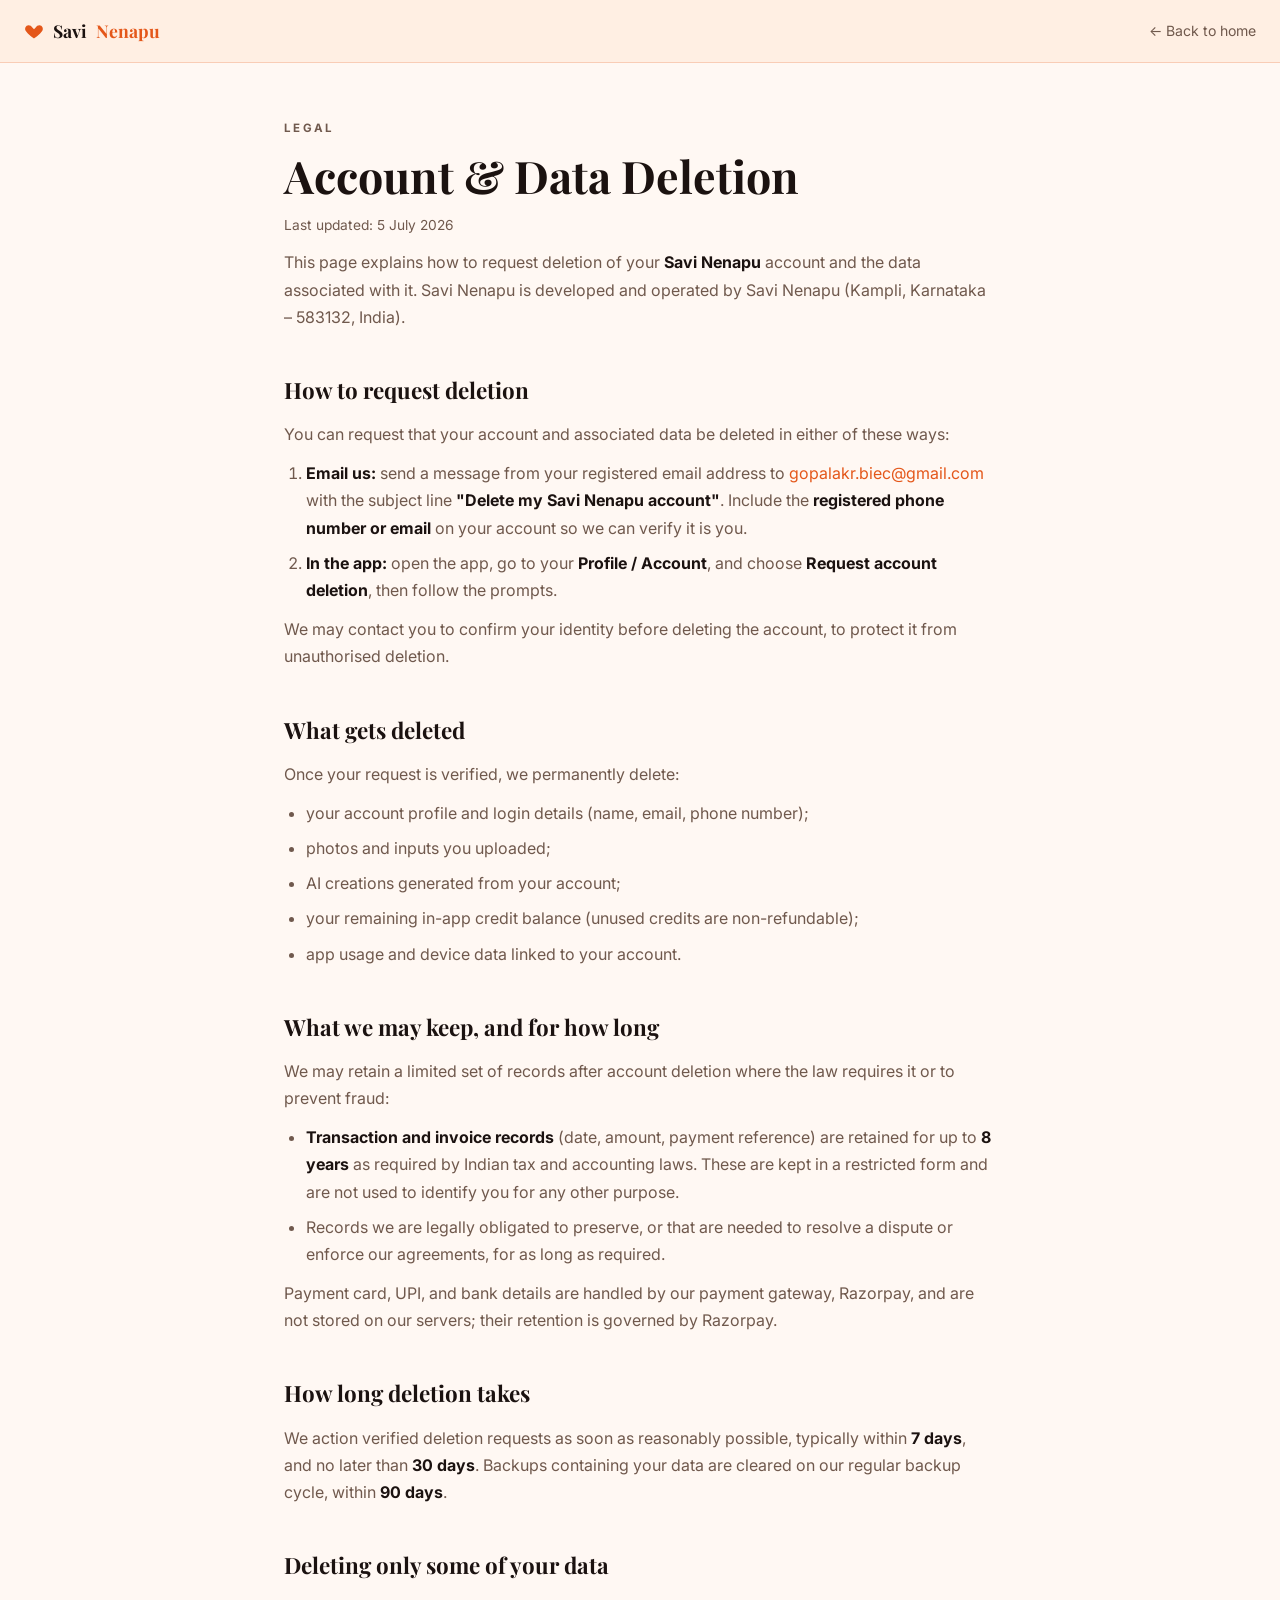
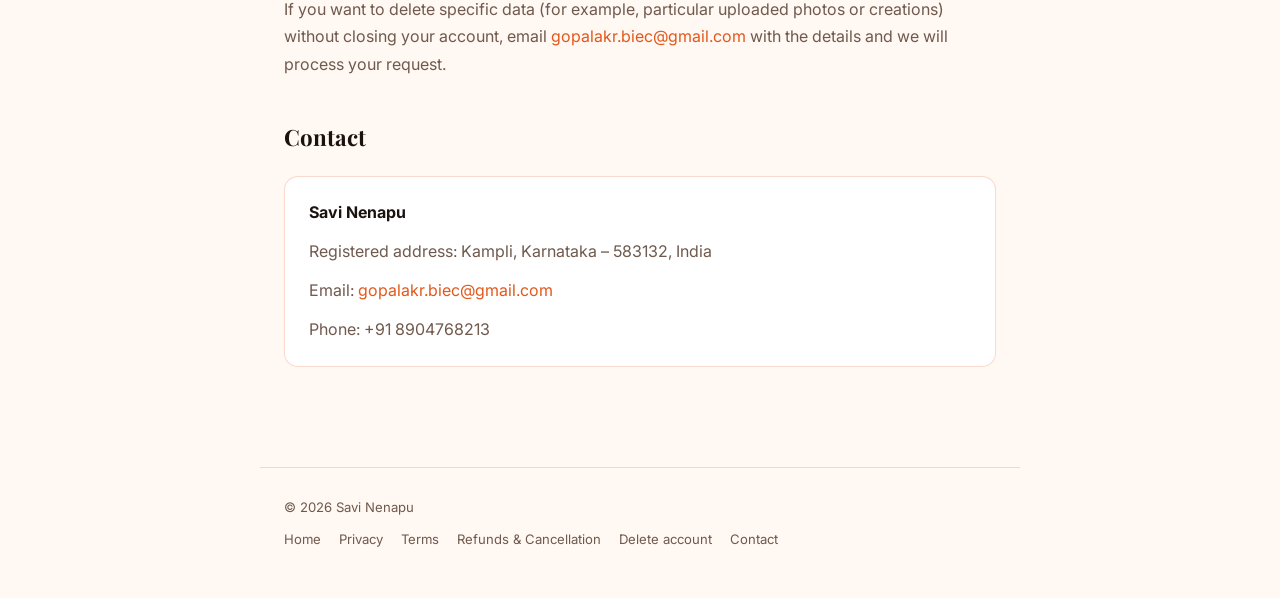
<file: account-deletion.html>
<!DOCTYPE html>
<html lang="en">
<head>
  <meta charset="UTF-8" />
  <meta name="viewport" content="width=device-width, initial-scale=1.0" />
  <title>Account &amp; Data Deletion · Savi Nenapu</title>
  <meta name="description" content="How to request deletion of your Savi Nenapu account and associated data." />
  <meta name="theme-color" content="#0A0A0A" />
  <link rel="icon" href="data:image/svg+xml,%3Csvg xmlns='http://www.w3.org/2000/svg' viewBox='0 0 24 24'%3E%3Cpath fill='%23FF6B23' d='M12 21s-7.5-4.9-10-9.2C.4 8.9 2 5 5.5 5c2 0 3.4 1.1 4.2 2.4L12 10l2.3-2.6C15.1 6.1 16.5 5 18.5 5 22 5 23.6 8.9 22 11.8 19.5 16.1 12 21 12 21z'/%3E%3C/svg%3E" />
  <link rel="preconnect" href="https://fonts.googleapis.com" />
  <link rel="preconnect" href="https://fonts.gstatic.com" crossorigin />
  <link href="https://fonts.googleapis.com/css2?family=Playfair+Display:wght@600;700&family=Inter:wght@400;600;700&display=swap" rel="stylesheet" />
  <link rel="stylesheet" href="legal.css" />
</head>
<body>
  <nav class="legal-nav">
    <a class="brand" href="index.html">
      <svg viewBox="0 0 24 24" fill="currentColor" aria-hidden="true"><path d="M12 21s-7.5-4.9-10-9.2C.4 8.9 2 5 5.5 5c2 0 3.4 1.1 4.2 2.4L12 10l2.3-2.6C15.1 6.1 16.5 5 18.5 5 22 5 23.6 8.9 22 11.8 19.5 16.1 12 21 12 21z"/></svg>
      Savi <span>Nenapu</span>
    </a>
    <a class="back" href="index.html">&larr; Back to home</a>
  </nav>

  <main class="legal-wrap">
    <p class="legal-kicker">Legal</p>
    <h1>Account &amp; Data Deletion</h1>
    <p class="legal-meta">Last updated: 5 July 2026</p>

    <p>This page explains how to request deletion of your <strong>Savi Nenapu</strong> account and the data associated with it. Savi Nenapu is developed and operated by Savi Nenapu (Kampli, Karnataka &ndash; 583132, India).</p>

    <h2>How to request deletion</h2>
    <p>You can request that your account and associated data be deleted in either of these ways:</p>
    <ol>
      <li><strong>Email us:</strong> send a message from your registered email address to <a href="mailto:gopalakr.biec@gmail.com?subject=Delete%20my%20Savi%20Nenapu%20account">gopalakr.biec@gmail.com</a> with the subject line <strong>"Delete my Savi Nenapu account"</strong>. Include the <strong>registered phone number or email</strong> on your account so we can verify it is you.</li>
      <li><strong>In the app:</strong> open the app, go to your <strong>Profile / Account</strong>, and choose <strong>Request account deletion</strong>, then follow the prompts.</li>
    </ol>
    <p>We may contact you to confirm your identity before deleting the account, to protect it from unauthorised deletion.</p>

    <h2>What gets deleted</h2>
    <p>Once your request is verified, we permanently delete:</p>
    <ul>
      <li>your account profile and login details (name, email, phone number);</li>
      <li>photos and inputs you uploaded;</li>
      <li>AI creations generated from your account;</li>
      <li>your remaining in-app credit balance (unused credits are non-refundable);</li>
      <li>app usage and device data linked to your account.</li>
    </ul>

    <h2>What we may keep, and for how long</h2>
    <p>We may retain a limited set of records after account deletion where the law requires it or to prevent fraud:</p>
    <ul>
      <li><strong>Transaction and invoice records</strong> (date, amount, payment reference) are retained for up to <strong>8 years</strong> as required by Indian tax and accounting laws. These are kept in a restricted form and are not used to identify you for any other purpose.</li>
      <li>Records we are legally obligated to preserve, or that are needed to resolve a dispute or enforce our agreements, for as long as required.</li>
    </ul>
    <p>Payment card, UPI, and bank details are handled by our payment gateway, Razorpay, and are not stored on our servers; their retention is governed by Razorpay.</p>

    <h2>How long deletion takes</h2>
    <p>We action verified deletion requests as soon as reasonably possible, typically within <strong>7 days</strong>, and no later than <strong>30 days</strong>. Backups containing your data are cleared on our regular backup cycle, within <strong>90 days</strong>.</p>

    <h2>Deleting only some of your data</h2>
    <p>If you want to delete specific data (for example, particular uploaded photos or creations) without closing your account, email <a href="mailto:gopalakr.biec@gmail.com?subject=Delete%20my%20data">gopalakr.biec@gmail.com</a> with the details and we will process your request.</p>

    <h2>Contact</h2>
    <div class="legal-card">
      <p><strong>Savi Nenapu</strong></p>
      <p>Registered address: Kampli, Karnataka &ndash; 583132, India</p>
      <p>Email: <a href="mailto:gopalakr.biec@gmail.com">gopalakr.biec@gmail.com</a></p>
      <p>Phone: +91 8904768213</p>
    </div>
  </main>

  <footer class="legal-foot">
    <div>&copy; 2026 Savi Nenapu</div>
    <div class="row">
      <a href="index.html">Home</a>
      <a href="privacy.html">Privacy</a>
      <a href="terms.html">Terms</a>
      <a href="refunds.html">Refunds &amp; Cancellation</a>
      <a href="account-deletion.html">Delete account</a>
      <a href="mailto:gopalakr.biec@gmail.com">Contact</a>
    </div>
  </footer>
</body>
</html>
</file>
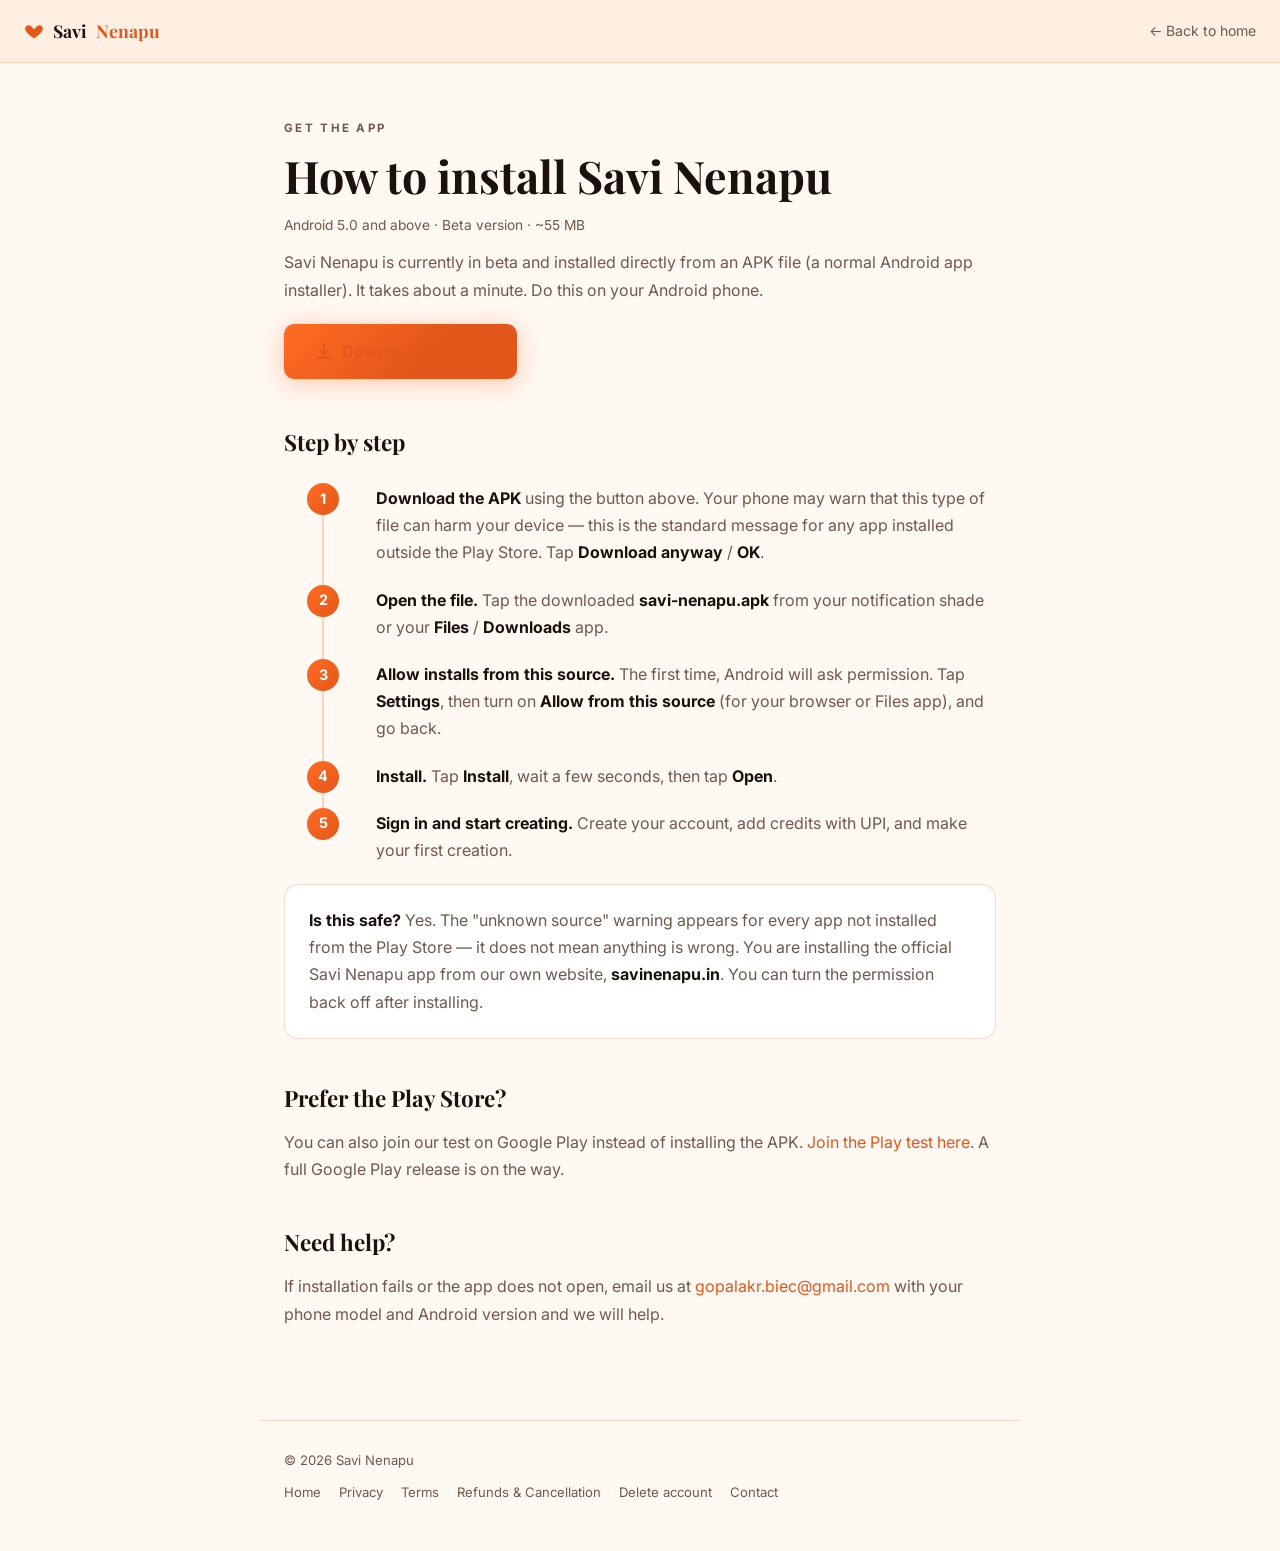
<file: install.html>
<!DOCTYPE html>
<html lang="en">
<head>
  <meta charset="UTF-8" />
  <meta name="viewport" content="width=device-width, initial-scale=1.0" />
  <title>How to Install · Savi Nenapu</title>
  <meta name="description" content="How to install the Savi Nenapu Android app from the downloaded APK." />
  <meta name="theme-color" content="#0A0A0A" />
  <link rel="icon" href="data:image/svg+xml,%3Csvg xmlns='http://www.w3.org/2000/svg' viewBox='0 0 24 24'%3E%3Cpath fill='%23FF6B23' d='M12 21s-7.5-4.9-10-9.2C.4 8.9 2 5 5.5 5c2 0 3.4 1.1 4.2 2.4L12 10l2.3-2.6C15.1 6.1 16.5 5 18.5 5 22 5 23.6 8.9 22 11.8 19.5 16.1 12 21 12 21z'/%3E%3C/svg%3E" />
  <link rel="preconnect" href="https://fonts.googleapis.com" />
  <link rel="preconnect" href="https://fonts.gstatic.com" crossorigin />
  <link href="https://fonts.googleapis.com/css2?family=Playfair+Display:wght@600;700&family=Inter:wght@400;600;700&display=swap" rel="stylesheet" />
  <link rel="stylesheet" href="legal.css" />
  <style>
    .steps-list { counter-reset: step; list-style: none; padding: 0; margin: 24px 0; }
    .steps-list li {
      position: relative; padding: 0 0 20px 52px; margin: 0;
      border-left: 2px solid var(--border); margin-left: 16px;
    }
    .steps-list li:last-child { border-left: 2px solid transparent; padding-bottom: 0; }
    .steps-list li::before {
      counter-increment: step; content: counter(step);
      position: absolute; left: -17px; top: -2px;
      width: 32px; height: 32px; border-radius: 50%;
      background: linear-gradient(135deg, var(--primary-glow), var(--primary));
      color: #fff; font-weight: 700; font-size: 0.9rem;
      display: flex; align-items: center; justify-content: center;
    }
    .steps-list li b { color: var(--text); }
    .dl-btn {
      display: inline-flex; align-items: center; gap: 8px;
      background: linear-gradient(135deg, var(--primary-glow), var(--primary) 60%); color: #fff;
      padding: 14px 30px; border-radius: 10px; font-weight: 700;
      text-decoration: none; margin: 8px 0 4px;
      box-shadow: 0 4px 24px rgba(255,107,35,0.35);
    }
    .dl-btn:hover { text-decoration: none; box-shadow: 0 6px 32px rgba(255,107,35,0.5); }
  </style>
</head>
<body>
  <nav class="legal-nav">
    <a class="brand" href="index.html">
      <svg viewBox="0 0 24 24" fill="currentColor" aria-hidden="true"><path d="M12 21s-7.5-4.9-10-9.2C.4 8.9 2 5 5.5 5c2 0 3.4 1.1 4.2 2.4L12 10l2.3-2.6C15.1 6.1 16.5 5 18.5 5 22 5 23.6 8.9 22 11.8 19.5 16.1 12 21 12 21z"/></svg>
      Savi <span>Nenapu</span>
    </a>
    <a class="back" href="index.html">&larr; Back to home</a>
  </nav>

  <main class="legal-wrap">
    <p class="legal-kicker">Get the app</p>
    <h1>How to install Savi Nenapu</h1>
    <p class="legal-meta">Android 5.0 and above &middot; Beta version &middot; ~55&nbsp;MB</p>

    <p>Savi Nenapu is currently in beta and installed directly from an APK file (a normal Android app installer). It takes about a minute. Do this on your Android phone.</p>

    <a class="dl-btn" href="download/savi-nenapu.apk" download>
      <svg width="20" height="20" fill="none" viewBox="0 0 24 24" stroke="currentColor" stroke-width="2.2"><path stroke-linecap="round" stroke-linejoin="round" d="M12 16l-4-4m4 4l4-4m-4 4V4M4 20h16"/></svg>
      Download the APK
    </a>

    <h2>Step by step</h2>
    <ol class="steps-list">
      <li><b>Download the APK</b> using the button above. Your phone may warn that this type of file can harm your device &mdash; this is the standard message for any app installed outside the Play Store. Tap <b>Download anyway</b> / <b>OK</b>.</li>
      <li><b>Open the file.</b> Tap the downloaded <b>savi-nenapu.apk</b> from your notification shade or your <b>Files</b> / <b>Downloads</b> app.</li>
      <li><b>Allow installs from this source.</b> The first time, Android will ask permission. Tap <b>Settings</b>, then turn on <b>Allow from this source</b> (for your browser or Files app), and go back.</li>
      <li><b>Install.</b> Tap <b>Install</b>, wait a few seconds, then tap <b>Open</b>.</li>
      <li><b>Sign in and start creating.</b> Create your account, add credits with UPI, and make your first creation.</li>
    </ol>

    <div class="legal-card">
      <p><strong>Is this safe?</strong> Yes. The "unknown source" warning appears for every app not installed from the Play Store &mdash; it does not mean anything is wrong. You are installing the official Savi Nenapu app from our own website, <strong>savinenapu.in</strong>. You can turn the permission back off after installing.</p>
    </div>

    <h2>Prefer the Play Store?</h2>
    <p>You can also join our test on Google Play instead of installing the APK. <a href="https://appdistribution.firebase.google.com/testerapps/1:127703972228:android:b2d7ef85d484f82f97c5d1">Join the Play test here</a>. A full Google Play release is on the way.</p>

    <h2>Need help?</h2>
    <p>If installation fails or the app does not open, email us at <a href="mailto:gopalakr.biec@gmail.com">gopalakr.biec@gmail.com</a> with your phone model and Android version and we will help.</p>
  </main>

  <footer class="legal-foot">
    <div>&copy; 2026 Savi Nenapu</div>
    <div class="row">
      <a href="index.html">Home</a>
      <a href="privacy.html">Privacy</a>
      <a href="terms.html">Terms</a>
      <a href="refunds.html">Refunds &amp; Cancellation</a>
      <a href="account-deletion.html">Delete account</a>
      <a href="mailto:gopalakr.biec@gmail.com">Contact</a>
    </div>
  </footer>
</body>
</html>
</file>
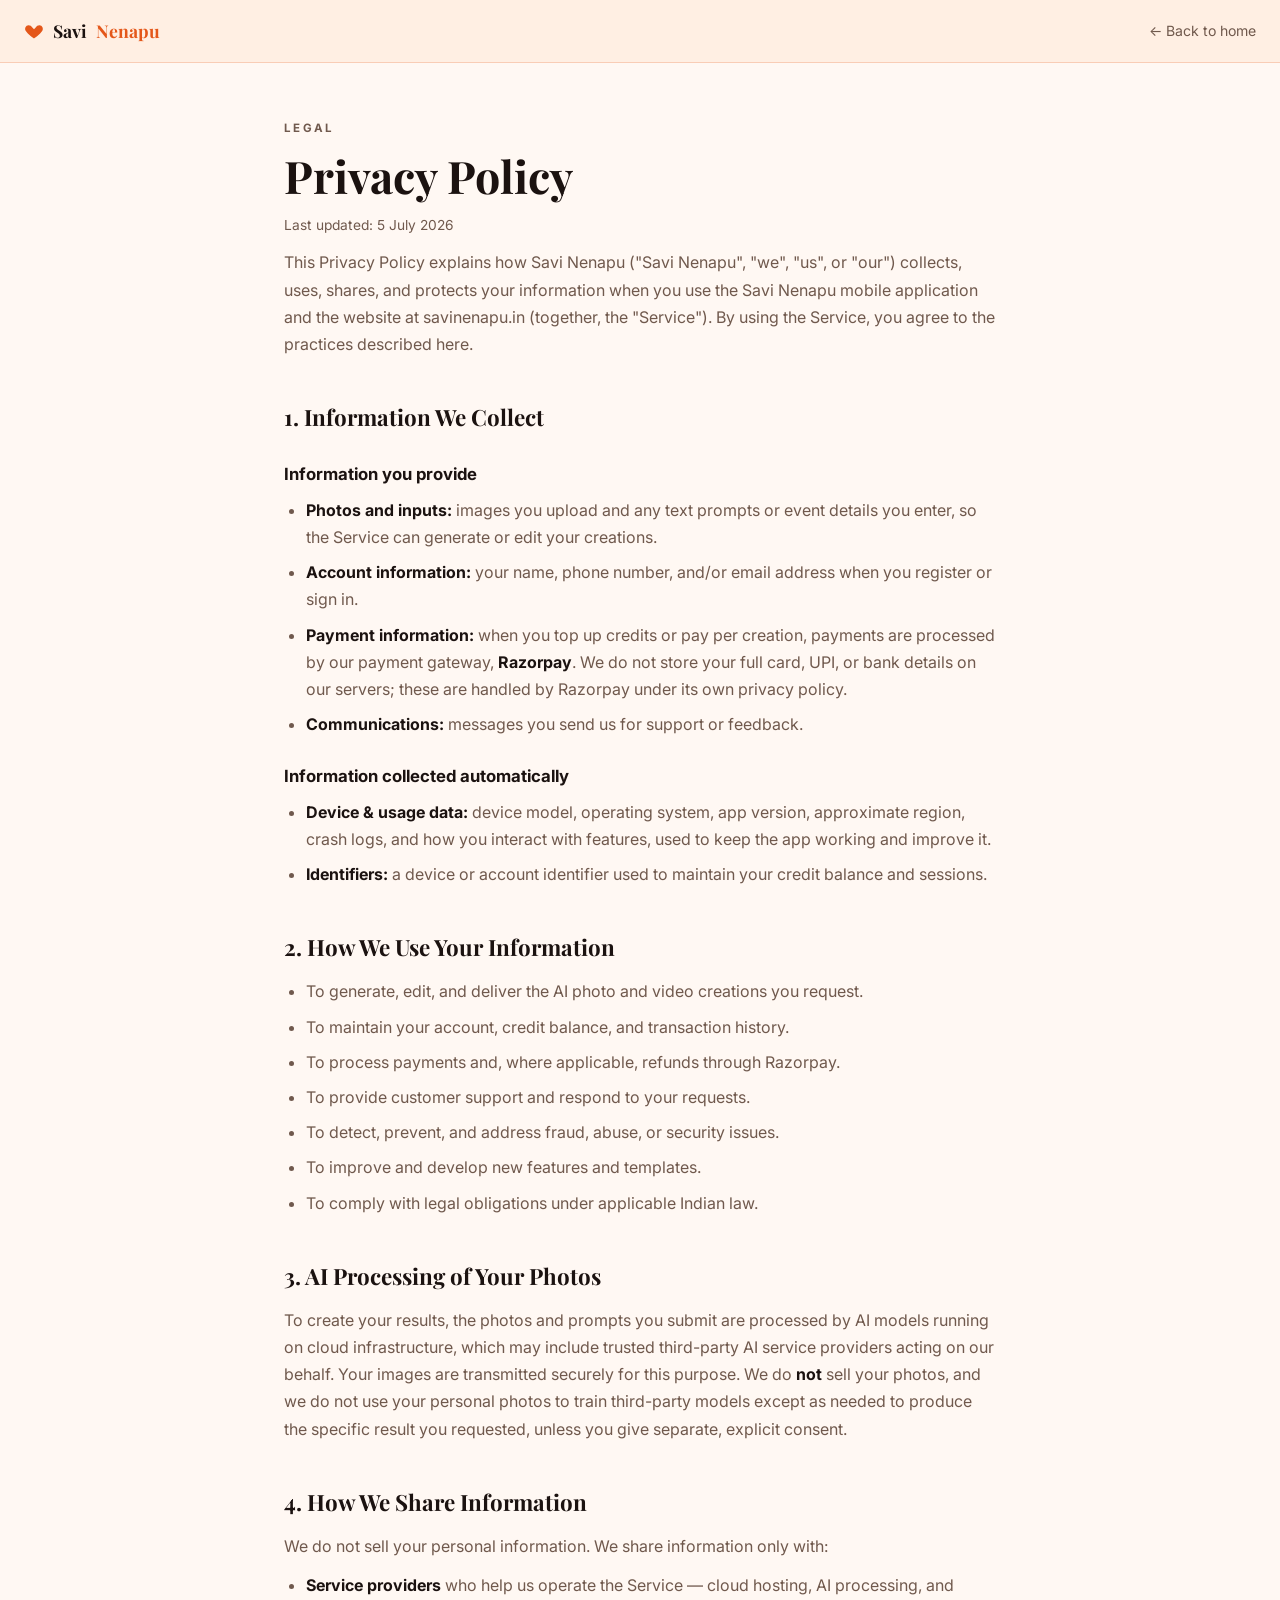
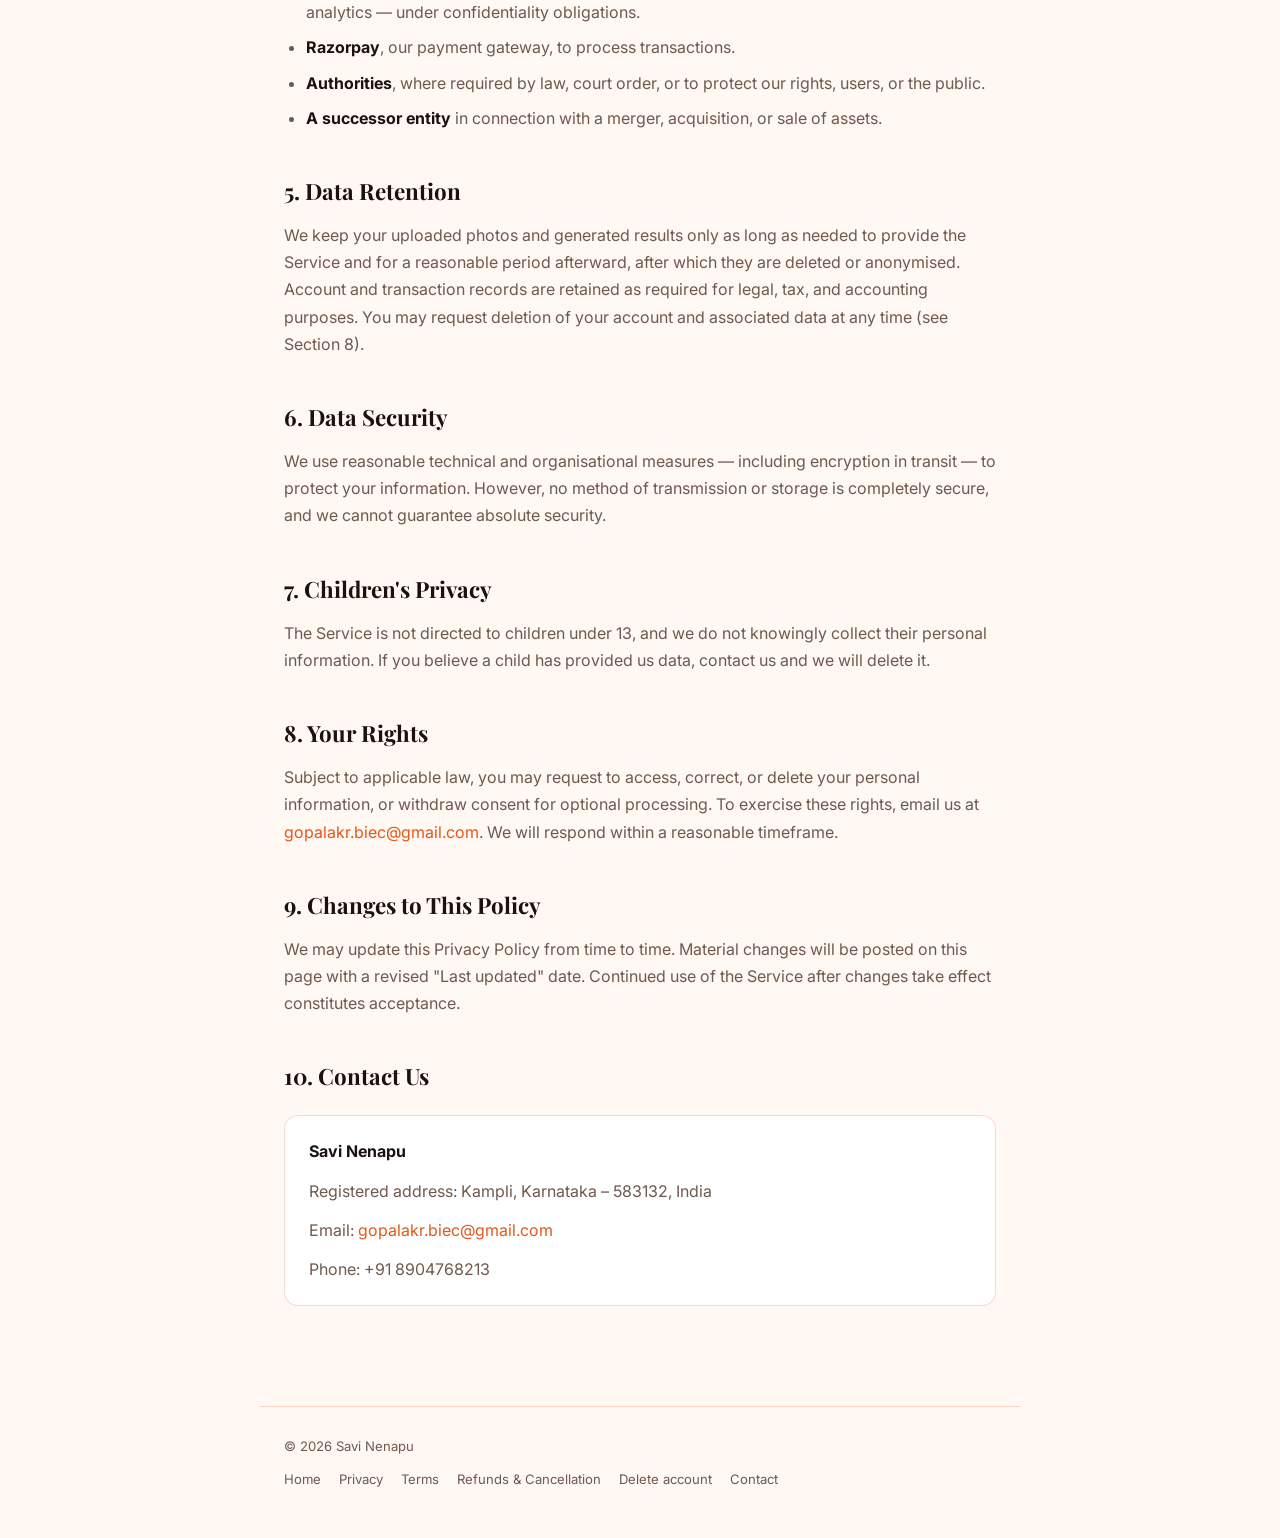
<file: privacy.html>
<!DOCTYPE html>
<html lang="en">
<head>
  <meta charset="UTF-8" />
  <meta name="viewport" content="width=device-width, initial-scale=1.0" />
  <title>Privacy Policy · Savi Nenapu</title>
  <meta name="description" content="How Savi Nenapu collects, uses, and protects your data." />
  <meta name="theme-color" content="#0A0A0A" />
  <link rel="icon" href="data:image/svg+xml,%3Csvg xmlns='http://www.w3.org/2000/svg' viewBox='0 0 24 24'%3E%3Cpath fill='%23FF6B23' d='M12 21s-7.5-4.9-10-9.2C.4 8.9 2 5 5.5 5c2 0 3.4 1.1 4.2 2.4L12 10l2.3-2.6C15.1 6.1 16.5 5 18.5 5 22 5 23.6 8.9 22 11.8 19.5 16.1 12 21 12 21z'/%3E%3C/svg%3E" />
  <link rel="preconnect" href="https://fonts.googleapis.com" />
  <link rel="preconnect" href="https://fonts.gstatic.com" crossorigin />
  <link href="https://fonts.googleapis.com/css2?family=Playfair+Display:wght@600;700&family=Inter:wght@400;600;700&display=swap" rel="stylesheet" />
  <link rel="stylesheet" href="legal.css" />
</head>
<body>
  <nav class="legal-nav">
    <a class="brand" href="index.html">
      <svg viewBox="0 0 24 24" fill="currentColor" aria-hidden="true"><path d="M12 21s-7.5-4.9-10-9.2C.4 8.9 2 5 5.5 5c2 0 3.4 1.1 4.2 2.4L12 10l2.3-2.6C15.1 6.1 16.5 5 18.5 5 22 5 23.6 8.9 22 11.8 19.5 16.1 12 21 12 21z"/></svg>
      Savi <span>Nenapu</span>
    </a>
    <a class="back" href="index.html">&larr; Back to home</a>
  </nav>

  <main class="legal-wrap">
    <p class="legal-kicker">Legal</p>
    <h1>Privacy Policy</h1>
    <p class="legal-meta">Last updated: 5 July 2026</p>

    <p>This Privacy Policy explains how Savi Nenapu ("Savi Nenapu", "we", "us", or "our") collects, uses, shares, and protects your information when you use the Savi Nenapu mobile application and the website at savinenapu.in (together, the "Service"). By using the Service, you agree to the practices described here.</p>

    <h2>1. Information We Collect</h2>
    <h3>Information you provide</h3>
    <ul>
      <li><strong>Photos and inputs:</strong> images you upload and any text prompts or event details you enter, so the Service can generate or edit your creations.</li>
      <li><strong>Account information:</strong> your name, phone number, and/or email address when you register or sign in.</li>
      <li><strong>Payment information:</strong> when you top up credits or pay per creation, payments are processed by our payment gateway, <strong>Razorpay</strong>. We do not store your full card, UPI, or bank details on our servers; these are handled by Razorpay under its own privacy policy.</li>
      <li><strong>Communications:</strong> messages you send us for support or feedback.</li>
    </ul>
    <h3>Information collected automatically</h3>
    <ul>
      <li><strong>Device &amp; usage data:</strong> device model, operating system, app version, approximate region, crash logs, and how you interact with features, used to keep the app working and improve it.</li>
      <li><strong>Identifiers:</strong> a device or account identifier used to maintain your credit balance and sessions.</li>
    </ul>

    <h2>2. How We Use Your Information</h2>
    <ul>
      <li>To generate, edit, and deliver the AI photo and video creations you request.</li>
      <li>To maintain your account, credit balance, and transaction history.</li>
      <li>To process payments and, where applicable, refunds through Razorpay.</li>
      <li>To provide customer support and respond to your requests.</li>
      <li>To detect, prevent, and address fraud, abuse, or security issues.</li>
      <li>To improve and develop new features and templates.</li>
      <li>To comply with legal obligations under applicable Indian law.</li>
    </ul>

    <h2>3. AI Processing of Your Photos</h2>
    <p>To create your results, the photos and prompts you submit are processed by AI models running on cloud infrastructure, which may include trusted third-party AI service providers acting on our behalf. Your images are transmitted securely for this purpose. We do <strong>not</strong> sell your photos, and we do not use your personal photos to train third-party models except as needed to produce the specific result you requested, unless you give separate, explicit consent.</p>

    <h2>4. How We Share Information</h2>
    <p>We do not sell your personal information. We share information only with:</p>
    <ul>
      <li><strong>Service providers</strong> who help us operate the Service &mdash; cloud hosting, AI processing, and analytics &mdash; under confidentiality obligations.</li>
      <li><strong>Razorpay</strong>, our payment gateway, to process transactions.</li>
      <li><strong>Authorities</strong>, where required by law, court order, or to protect our rights, users, or the public.</li>
      <li><strong>A successor entity</strong> in connection with a merger, acquisition, or sale of assets.</li>
    </ul>

    <h2>5. Data Retention</h2>
    <p>We keep your uploaded photos and generated results only as long as needed to provide the Service and for a reasonable period afterward, after which they are deleted or anonymised. Account and transaction records are retained as required for legal, tax, and accounting purposes. You may request deletion of your account and associated data at any time (see Section 8).</p>

    <h2>6. Data Security</h2>
    <p>We use reasonable technical and organisational measures &mdash; including encryption in transit &mdash; to protect your information. However, no method of transmission or storage is completely secure, and we cannot guarantee absolute security.</p>

    <h2>7. Children's Privacy</h2>
    <p>The Service is not directed to children under 13, and we do not knowingly collect their personal information. If you believe a child has provided us data, contact us and we will delete it.</p>

    <h2>8. Your Rights</h2>
    <p>Subject to applicable law, you may request to access, correct, or delete your personal information, or withdraw consent for optional processing. To exercise these rights, email us at <a href="mailto:gopalakr.biec@gmail.com">gopalakr.biec@gmail.com</a>. We will respond within a reasonable timeframe.</p>

    <h2>9. Changes to This Policy</h2>
    <p>We may update this Privacy Policy from time to time. Material changes will be posted on this page with a revised "Last updated" date. Continued use of the Service after changes take effect constitutes acceptance.</p>

    <h2>10. Contact Us</h2>
    <div class="legal-card">
      <p><strong>Savi Nenapu</strong></p>
      <p>Registered address: Kampli, Karnataka &ndash; 583132, India</p>
      <p>Email: <a href="mailto:gopalakr.biec@gmail.com">gopalakr.biec@gmail.com</a></p>
      <p>Phone: +91 8904768213</p>
    </div>
  </main>

  <footer class="legal-foot">
    <div>&copy; 2026 Savi Nenapu</div>
    <div class="row">
      <a href="index.html">Home</a>
      <a href="privacy.html">Privacy</a>
      <a href="terms.html">Terms</a>
      <a href="refunds.html">Refunds &amp; Cancellation</a>
      <a href="account-deletion.html">Delete account</a>
      <a href="mailto:gopalakr.biec@gmail.com">Contact</a>
    </div>
  </footer>
</body>
</html>
</file>
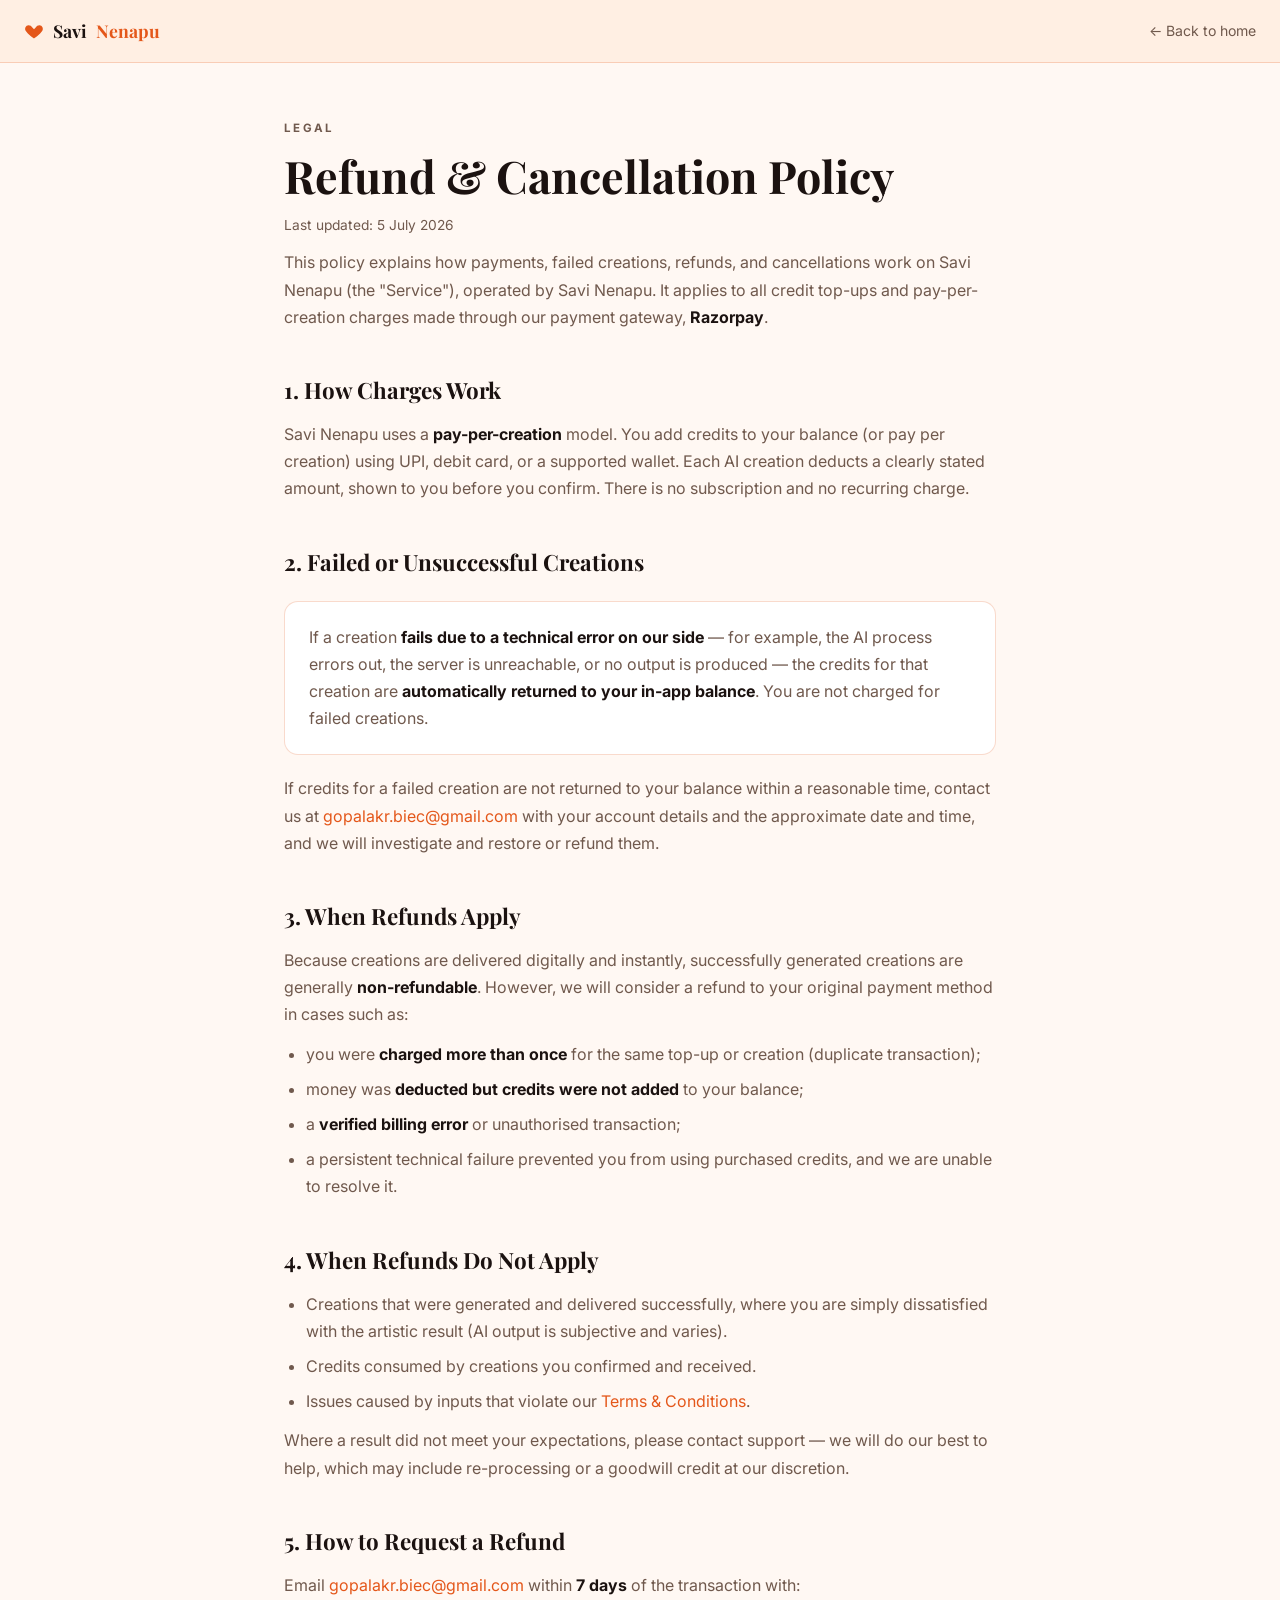
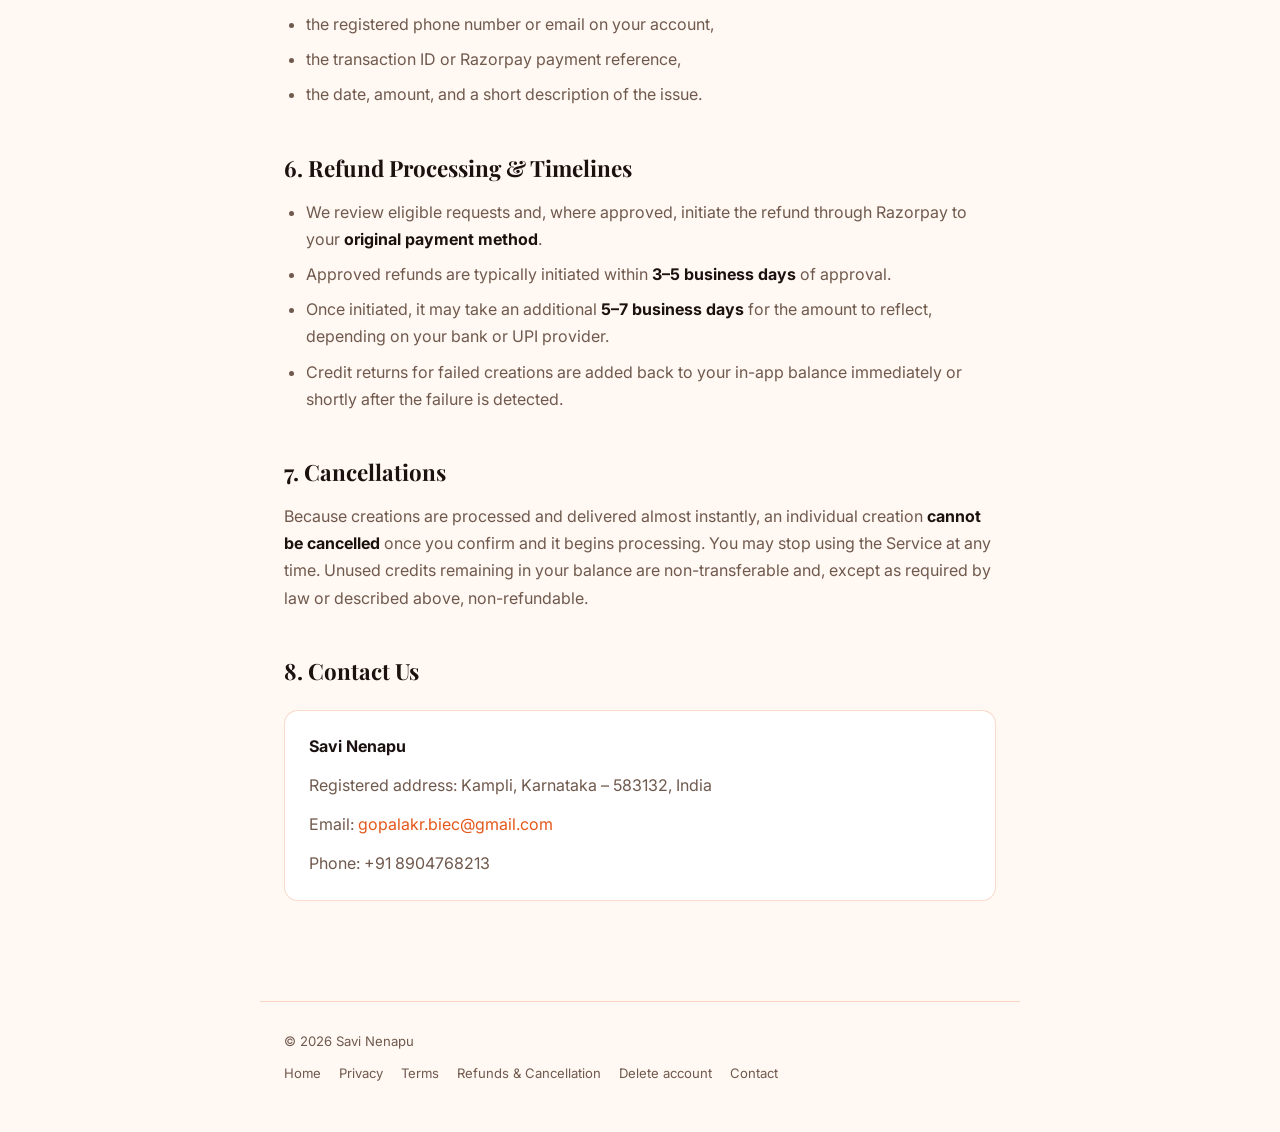
<file: refunds.html>
<!DOCTYPE html>
<html lang="en">
<head>
  <meta charset="UTF-8" />
  <meta name="viewport" content="width=device-width, initial-scale=1.0" />
  <title>Refund &amp; Cancellation Policy · Savi Nenapu</title>
  <meta name="description" content="How refunds, failed creations, and cancellations work on Savi Nenapu." />
  <meta name="theme-color" content="#0A0A0A" />
  <link rel="icon" href="data:image/svg+xml,%3Csvg xmlns='http://www.w3.org/2000/svg' viewBox='0 0 24 24'%3E%3Cpath fill='%23FF6B23' d='M12 21s-7.5-4.9-10-9.2C.4 8.9 2 5 5.5 5c2 0 3.4 1.1 4.2 2.4L12 10l2.3-2.6C15.1 6.1 16.5 5 18.5 5 22 5 23.6 8.9 22 11.8 19.5 16.1 12 21 12 21z'/%3E%3C/svg%3E" />
  <link rel="preconnect" href="https://fonts.googleapis.com" />
  <link rel="preconnect" href="https://fonts.gstatic.com" crossorigin />
  <link href="https://fonts.googleapis.com/css2?family=Playfair+Display:wght@600;700&family=Inter:wght@400;600;700&display=swap" rel="stylesheet" />
  <link rel="stylesheet" href="legal.css" />
</head>
<body>
  <nav class="legal-nav">
    <a class="brand" href="index.html">
      <svg viewBox="0 0 24 24" fill="currentColor" aria-hidden="true"><path d="M12 21s-7.5-4.9-10-9.2C.4 8.9 2 5 5.5 5c2 0 3.4 1.1 4.2 2.4L12 10l2.3-2.6C15.1 6.1 16.5 5 18.5 5 22 5 23.6 8.9 22 11.8 19.5 16.1 12 21 12 21z"/></svg>
      Savi <span>Nenapu</span>
    </a>
    <a class="back" href="index.html">&larr; Back to home</a>
  </nav>

  <main class="legal-wrap">
    <p class="legal-kicker">Legal</p>
    <h1>Refund &amp; Cancellation Policy</h1>
    <p class="legal-meta">Last updated: 5 July 2026</p>

    <p>This policy explains how payments, failed creations, refunds, and cancellations work on Savi Nenapu (the "Service"), operated by Savi Nenapu. It applies to all credit top-ups and pay-per-creation charges made through our payment gateway, <strong>Razorpay</strong>.</p>

    <h2>1. How Charges Work</h2>
    <p>Savi Nenapu uses a <strong>pay-per-creation</strong> model. You add credits to your balance (or pay per creation) using UPI, debit card, or a supported wallet. Each AI creation deducts a clearly stated amount, shown to you before you confirm. There is no subscription and no recurring charge.</p>

    <h2>2. Failed or Unsuccessful Creations</h2>
    <div class="legal-card">
      <p>If a creation <strong>fails due to a technical error on our side</strong> &mdash; for example, the AI process errors out, the server is unreachable, or no output is produced &mdash; the credits for that creation are <strong>automatically returned to your in-app balance</strong>. You are not charged for failed creations.</p>
    </div>
    <p>If credits for a failed creation are not returned to your balance within a reasonable time, contact us at <a href="mailto:gopalakr.biec@gmail.com">gopalakr.biec@gmail.com</a> with your account details and the approximate date and time, and we will investigate and restore or refund them.</p>

    <h2>3. When Refunds Apply</h2>
    <p>Because creations are delivered digitally and instantly, successfully generated creations are generally <strong>non-refundable</strong>. However, we will consider a refund to your original payment method in cases such as:</p>
    <ul>
      <li>you were <strong>charged more than once</strong> for the same top-up or creation (duplicate transaction);</li>
      <li>money was <strong>deducted but credits were not added</strong> to your balance;</li>
      <li>a <strong>verified billing error</strong> or unauthorised transaction;</li>
      <li>a persistent technical failure prevented you from using purchased credits, and we are unable to resolve it.</li>
    </ul>

    <h2>4. When Refunds Do Not Apply</h2>
    <ul>
      <li>Creations that were generated and delivered successfully, where you are simply dissatisfied with the artistic result (AI output is subjective and varies).</li>
      <li>Credits consumed by creations you confirmed and received.</li>
      <li>Issues caused by inputs that violate our <a href="terms.html">Terms &amp; Conditions</a>.</li>
    </ul>
    <p>Where a result did not meet your expectations, please contact support &mdash; we will do our best to help, which may include re-processing or a goodwill credit at our discretion.</p>

    <h2>5. How to Request a Refund</h2>
    <p>Email <a href="mailto:gopalakr.biec@gmail.com">gopalakr.biec@gmail.com</a> within <strong>7 days</strong> of the transaction with:</p>
    <ul>
      <li>the registered phone number or email on your account,</li>
      <li>the transaction ID or Razorpay payment reference,</li>
      <li>the date, amount, and a short description of the issue.</li>
    </ul>

    <h2>6. Refund Processing &amp; Timelines</h2>
    <ul>
      <li>We review eligible requests and, where approved, initiate the refund through Razorpay to your <strong>original payment method</strong>.</li>
      <li>Approved refunds are typically initiated within <strong>3&ndash;5 business days</strong> of approval.</li>
      <li>Once initiated, it may take an additional <strong>5&ndash;7 business days</strong> for the amount to reflect, depending on your bank or UPI provider.</li>
      <li>Credit returns for failed creations are added back to your in-app balance immediately or shortly after the failure is detected.</li>
    </ul>

    <h2>7. Cancellations</h2>
    <p>Because creations are processed and delivered almost instantly, an individual creation <strong>cannot be cancelled</strong> once you confirm and it begins processing. You may stop using the Service at any time. Unused credits remaining in your balance are non-transferable and, except as required by law or described above, non-refundable.</p>

    <h2>8. Contact Us</h2>
    <div class="legal-card">
      <p><strong>Savi Nenapu</strong></p>
      <p>Registered address: Kampli, Karnataka &ndash; 583132, India</p>
      <p>Email: <a href="mailto:gopalakr.biec@gmail.com">gopalakr.biec@gmail.com</a></p>
      <p>Phone: +91 8904768213</p>
    </div>
  </main>

  <footer class="legal-foot">
    <div>&copy; 2026 Savi Nenapu</div>
    <div class="row">
      <a href="index.html">Home</a>
      <a href="privacy.html">Privacy</a>
      <a href="terms.html">Terms</a>
      <a href="refunds.html">Refunds &amp; Cancellation</a>
      <a href="account-deletion.html">Delete account</a>
      <a href="mailto:gopalakr.biec@gmail.com">Contact</a>
    </div>
  </footer>
</body>
</html>
</file>
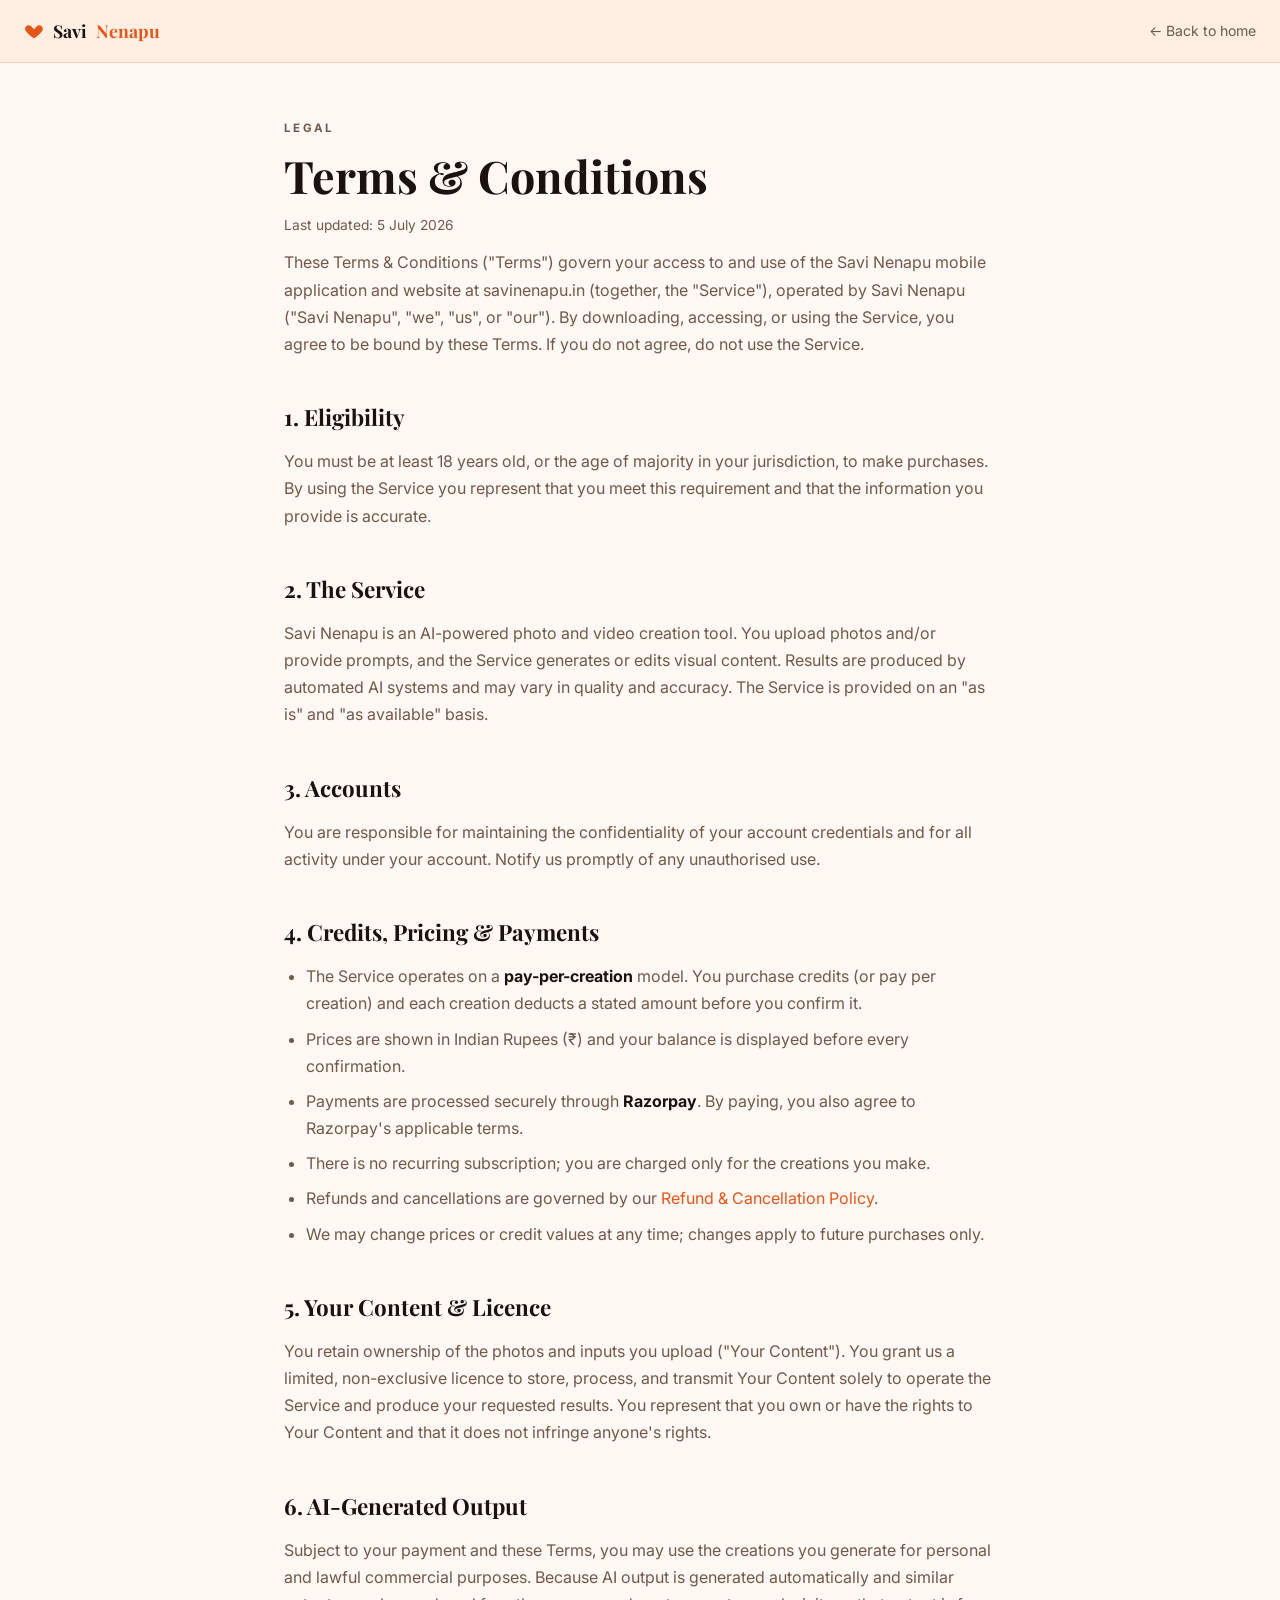
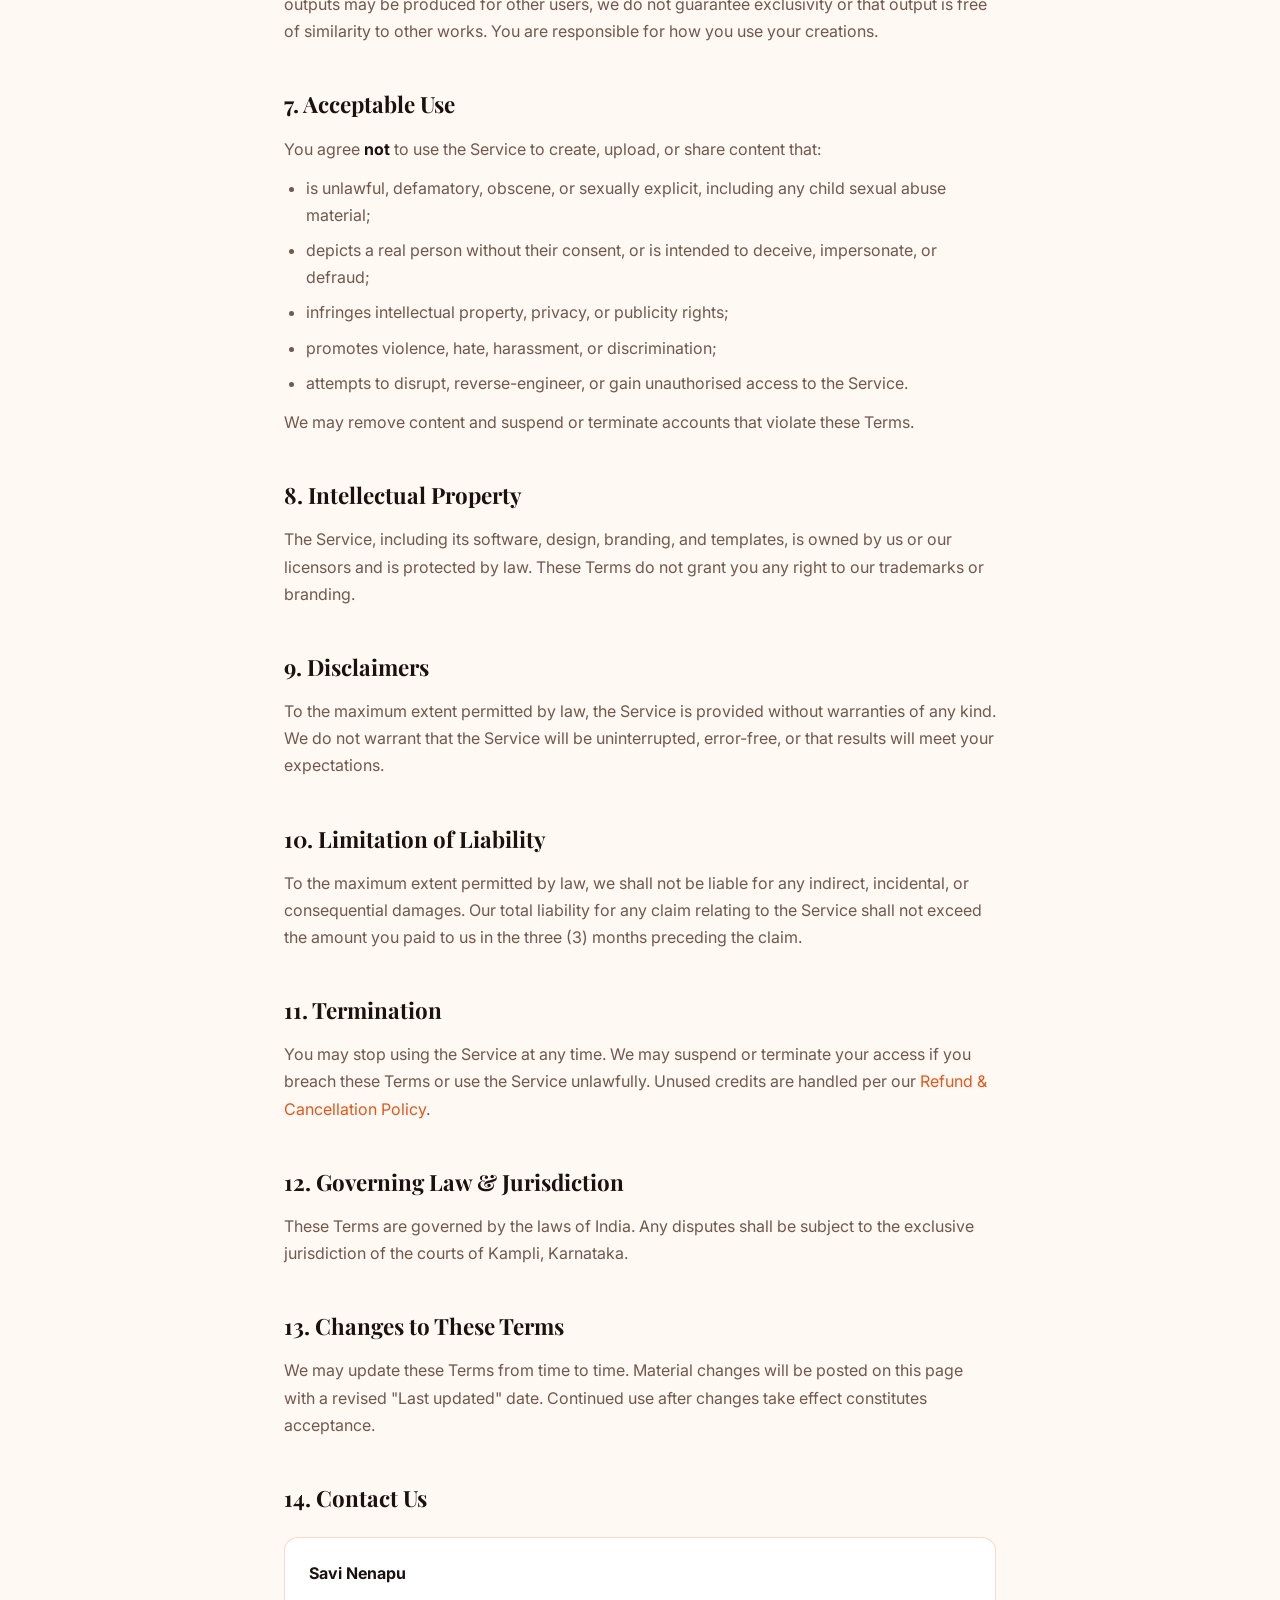
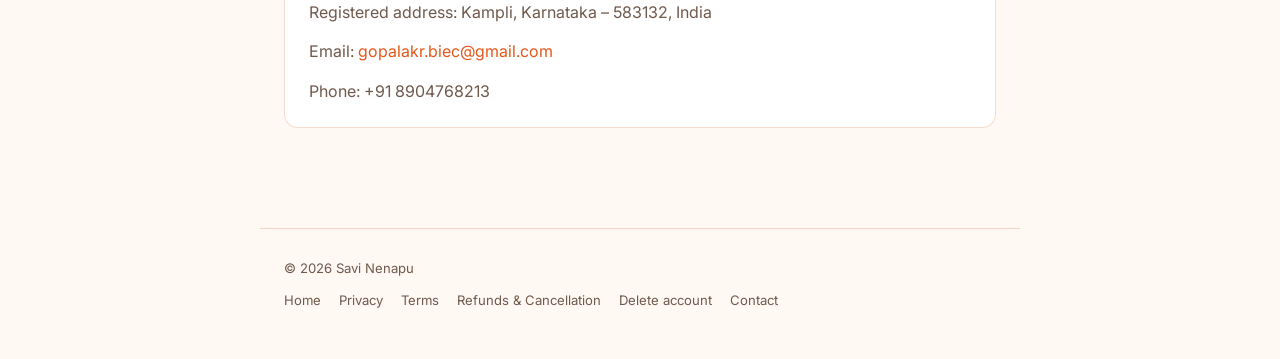
<file: terms.html>
<!DOCTYPE html>
<html lang="en">
<head>
  <meta charset="UTF-8" />
  <meta name="viewport" content="width=device-width, initial-scale=1.0" />
  <title>Terms &amp; Conditions · Savi Nenapu</title>
  <meta name="description" content="The terms that govern your use of Savi Nenapu." />
  <meta name="theme-color" content="#0A0A0A" />
  <link rel="icon" href="data:image/svg+xml,%3Csvg xmlns='http://www.w3.org/2000/svg' viewBox='0 0 24 24'%3E%3Cpath fill='%23FF6B23' d='M12 21s-7.5-4.9-10-9.2C.4 8.9 2 5 5.5 5c2 0 3.4 1.1 4.2 2.4L12 10l2.3-2.6C15.1 6.1 16.5 5 18.5 5 22 5 23.6 8.9 22 11.8 19.5 16.1 12 21 12 21z'/%3E%3C/svg%3E" />
  <link rel="preconnect" href="https://fonts.googleapis.com" />
  <link rel="preconnect" href="https://fonts.gstatic.com" crossorigin />
  <link href="https://fonts.googleapis.com/css2?family=Playfair+Display:wght@600;700&family=Inter:wght@400;600;700&display=swap" rel="stylesheet" />
  <link rel="stylesheet" href="legal.css" />
</head>
<body>
  <nav class="legal-nav">
    <a class="brand" href="index.html">
      <svg viewBox="0 0 24 24" fill="currentColor" aria-hidden="true"><path d="M12 21s-7.5-4.9-10-9.2C.4 8.9 2 5 5.5 5c2 0 3.4 1.1 4.2 2.4L12 10l2.3-2.6C15.1 6.1 16.5 5 18.5 5 22 5 23.6 8.9 22 11.8 19.5 16.1 12 21 12 21z"/></svg>
      Savi <span>Nenapu</span>
    </a>
    <a class="back" href="index.html">&larr; Back to home</a>
  </nav>

  <main class="legal-wrap">
    <p class="legal-kicker">Legal</p>
    <h1>Terms &amp; Conditions</h1>
    <p class="legal-meta">Last updated: 5 July 2026</p>

    <p>These Terms &amp; Conditions ("Terms") govern your access to and use of the Savi Nenapu mobile application and website at savinenapu.in (together, the "Service"), operated by Savi Nenapu ("Savi Nenapu", "we", "us", or "our"). By downloading, accessing, or using the Service, you agree to be bound by these Terms. If you do not agree, do not use the Service.</p>

    <h2>1. Eligibility</h2>
    <p>You must be at least 18 years old, or the age of majority in your jurisdiction, to make purchases. By using the Service you represent that you meet this requirement and that the information you provide is accurate.</p>

    <h2>2. The Service</h2>
    <p>Savi Nenapu is an AI-powered photo and video creation tool. You upload photos and/or provide prompts, and the Service generates or edits visual content. Results are produced by automated AI systems and may vary in quality and accuracy. The Service is provided on an "as is" and "as available" basis.</p>

    <h2>3. Accounts</h2>
    <p>You are responsible for maintaining the confidentiality of your account credentials and for all activity under your account. Notify us promptly of any unauthorised use.</p>

    <h2>4. Credits, Pricing &amp; Payments</h2>
    <ul>
      <li>The Service operates on a <strong>pay-per-creation</strong> model. You purchase credits (or pay per creation) and each creation deducts a stated amount before you confirm it.</li>
      <li>Prices are shown in Indian Rupees (&#8377;) and your balance is displayed before every confirmation.</li>
      <li>Payments are processed securely through <strong>Razorpay</strong>. By paying, you also agree to Razorpay's applicable terms.</li>
      <li>There is no recurring subscription; you are charged only for the creations you make.</li>
      <li>Refunds and cancellations are governed by our <a href="refunds.html">Refund &amp; Cancellation Policy</a>.</li>
      <li>We may change prices or credit values at any time; changes apply to future purchases only.</li>
    </ul>

    <h2>5. Your Content &amp; Licence</h2>
    <p>You retain ownership of the photos and inputs you upload ("Your Content"). You grant us a limited, non-exclusive licence to store, process, and transmit Your Content solely to operate the Service and produce your requested results. You represent that you own or have the rights to Your Content and that it does not infringe anyone's rights.</p>

    <h2>6. AI-Generated Output</h2>
    <p>Subject to your payment and these Terms, you may use the creations you generate for personal and lawful commercial purposes. Because AI output is generated automatically and similar outputs may be produced for other users, we do not guarantee exclusivity or that output is free of similarity to other works. You are responsible for how you use your creations.</p>

    <h2>7. Acceptable Use</h2>
    <p>You agree <strong>not</strong> to use the Service to create, upload, or share content that:</p>
    <ul>
      <li>is unlawful, defamatory, obscene, or sexually explicit, including any child sexual abuse material;</li>
      <li>depicts a real person without their consent, or is intended to deceive, impersonate, or defraud;</li>
      <li>infringes intellectual property, privacy, or publicity rights;</li>
      <li>promotes violence, hate, harassment, or discrimination;</li>
      <li>attempts to disrupt, reverse-engineer, or gain unauthorised access to the Service.</li>
    </ul>
    <p>We may remove content and suspend or terminate accounts that violate these Terms.</p>

    <h2>8. Intellectual Property</h2>
    <p>The Service, including its software, design, branding, and templates, is owned by us or our licensors and is protected by law. These Terms do not grant you any right to our trademarks or branding.</p>

    <h2>9. Disclaimers</h2>
    <p>To the maximum extent permitted by law, the Service is provided without warranties of any kind. We do not warrant that the Service will be uninterrupted, error-free, or that results will meet your expectations.</p>

    <h2>10. Limitation of Liability</h2>
    <p>To the maximum extent permitted by law, we shall not be liable for any indirect, incidental, or consequential damages. Our total liability for any claim relating to the Service shall not exceed the amount you paid to us in the three (3) months preceding the claim.</p>

    <h2>11. Termination</h2>
    <p>You may stop using the Service at any time. We may suspend or terminate your access if you breach these Terms or use the Service unlawfully. Unused credits are handled per our <a href="refunds.html">Refund &amp; Cancellation Policy</a>.</p>

    <h2>12. Governing Law &amp; Jurisdiction</h2>
    <p>These Terms are governed by the laws of India. Any disputes shall be subject to the exclusive jurisdiction of the courts of Kampli, Karnataka.</p>

    <h2>13. Changes to These Terms</h2>
    <p>We may update these Terms from time to time. Material changes will be posted on this page with a revised "Last updated" date. Continued use after changes take effect constitutes acceptance.</p>

    <h2>14. Contact Us</h2>
    <div class="legal-card">
      <p><strong>Savi Nenapu</strong></p>
      <p>Registered address: Kampli, Karnataka &ndash; 583132, India</p>
      <p>Email: <a href="mailto:gopalakr.biec@gmail.com">gopalakr.biec@gmail.com</a></p>
      <p>Phone: +91 8904768213</p>
    </div>
  </main>

  <footer class="legal-foot">
    <div>&copy; 2026 Savi Nenapu</div>
    <div class="row">
      <a href="index.html">Home</a>
      <a href="privacy.html">Privacy</a>
      <a href="terms.html">Terms</a>
      <a href="refunds.html">Refunds &amp; Cancellation</a>
      <a href="account-deletion.html">Delete account</a>
      <a href="mailto:gopalakr.biec@gmail.com">Contact</a>
    </div>
  </footer>
</body>
</html>
</file>
<file: legal.css>
/* Shared styling for Savi Nenapu legal pages — matches the app theme */
:root {
  --bg:#0A0A0A; --surface:#181818; --card:#242424;
  --text:#F4F1EC; --text-muted:#A39C94; --text-faint:#4E4A46;
  --primary:#FF6B23; --primary-glow:#FF8A4D; --secondary:#C21860;
  --gold:#FFD700; --border:rgba(255,107,35,0.16);
  --nav-bg:rgba(28,22,18,0.88);
}
@media (prefers-color-scheme: light) {
  :root {
    --bg:#FFF8F3; --surface:#FFF0E6; --card:#FFFFFF;
    --text:#1B1210; --text-muted:#70594D; --text-faint:#CBB8AB;
    --primary:#E4571A; --primary-glow:#FF6B23; --secondary:#B01355;
    --gold:#A87900; --border:rgba(228,87,26,0.22);
    --nav-bg:rgba(255,238,226,0.94);
  }
}

* { box-sizing: border-box; margin: 0; padding: 0; }
html { font-size: 16px; scroll-behavior: smooth; }
body {
  background: var(--bg); color: var(--text);
  font-family: 'Inter', 'Segoe UI', system-ui, -apple-system, sans-serif;
  line-height: 1.7; -webkit-font-smoothing: antialiased;
}

.legal-nav {
  position: sticky; top: 0; z-index: 50;
  display: flex; align-items: center; justify-content: space-between;
  padding: 16px 24px; background: var(--nav-bg);
  backdrop-filter: blur(14px); border-bottom: 1px solid var(--border);
}
.legal-nav a.brand {
  display: flex; align-items: center; gap: 9px;
  font-family: 'Playfair Display', Georgia, serif;
  font-weight: 700; font-size: 1.1rem; color: var(--text); text-decoration: none;
}
.legal-nav a.brand span { color: var(--primary); }
.legal-nav .brand svg { width: 20px; height: 20px; color: var(--primary); }
.legal-nav a.back { color: var(--text-muted); text-decoration: none; font-size: 0.88rem; }
.legal-nav a.back:hover { color: var(--primary); }

.legal-wrap { max-width: 760px; margin: 0 auto; padding: 56px 24px 80px; }
.legal-kicker {
  font-size: 0.72rem; letter-spacing: 0.2em; text-transform: uppercase;
  color: var(--primary); font-weight: 700; margin-bottom: 12px;
}
.legal-wrap h1 {
  font-family: 'Playfair Display', Georgia, serif;
  font-size: clamp(2rem, 5vw, 2.8rem); line-height: 1.15; margin-bottom: 12px;
}
.legal-meta { color: var(--text-muted); font-size: 0.86rem; margin-bottom: 40px; }
.legal-wrap h2 {
  font-family: 'Playfair Display', Georgia, serif;
  font-size: 1.4rem; margin: 40px 0 12px; color: var(--text);
}
.legal-wrap h3 { font-size: 1.05rem; margin: 24px 0 8px; }
.legal-wrap p, .legal-wrap li { color: var(--text-muted); margin-bottom: 12px; }
.legal-wrap ul, .legal-wrap ol { padding-left: 22px; margin-bottom: 12px; }
.legal-wrap li { margin-bottom: 8px; }
.legal-wrap a { color: var(--primary); text-decoration: none; }
.legal-wrap a:hover { text-decoration: underline; }
.legal-wrap strong { color: var(--text); }

.legal-card {
  background: var(--card); border: 1px solid var(--border);
  border-radius: 14px; padding: 22px 24px; margin: 20px 0;
}
.legal-card p:last-child { margin-bottom: 0; }

/* Fields the business owner must fill before going live */
.fill {
  color: var(--primary); font-weight: 600;
  background: rgba(255,107,35,0.10);
  border: 1px dashed rgba(255,107,35,0.5);
  border-radius: 5px; padding: 0 5px; white-space: nowrap;
}

.legal-foot {
  border-top: 1px solid var(--border); max-width: 760px; margin: 0 auto;
  padding: 28px 24px 48px; color: var(--text-muted); font-size: 0.82rem;
}
.legal-foot a { color: var(--text-muted); text-decoration: none; }
.legal-foot a:hover { color: var(--primary); }
.legal-foot .row { display: flex; flex-wrap: wrap; gap: 18px; margin-top: 10px; }
</file>
